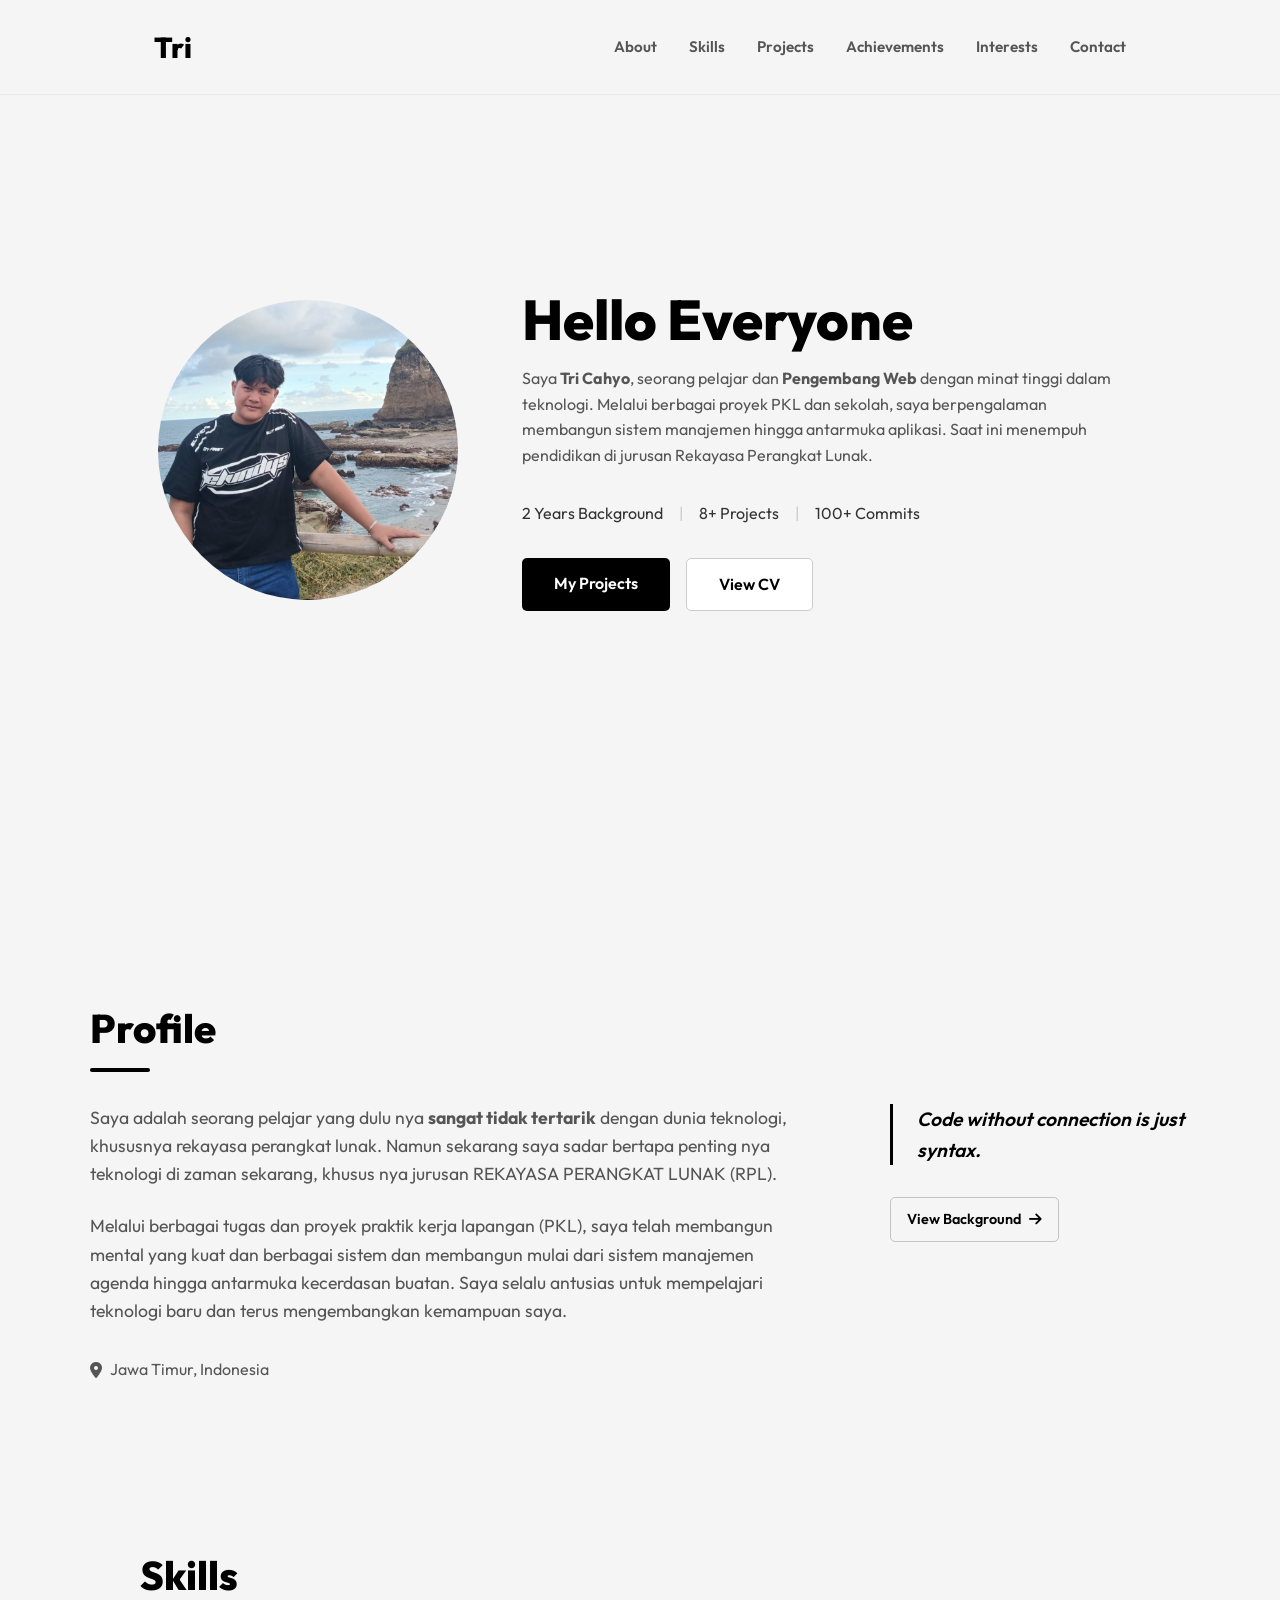
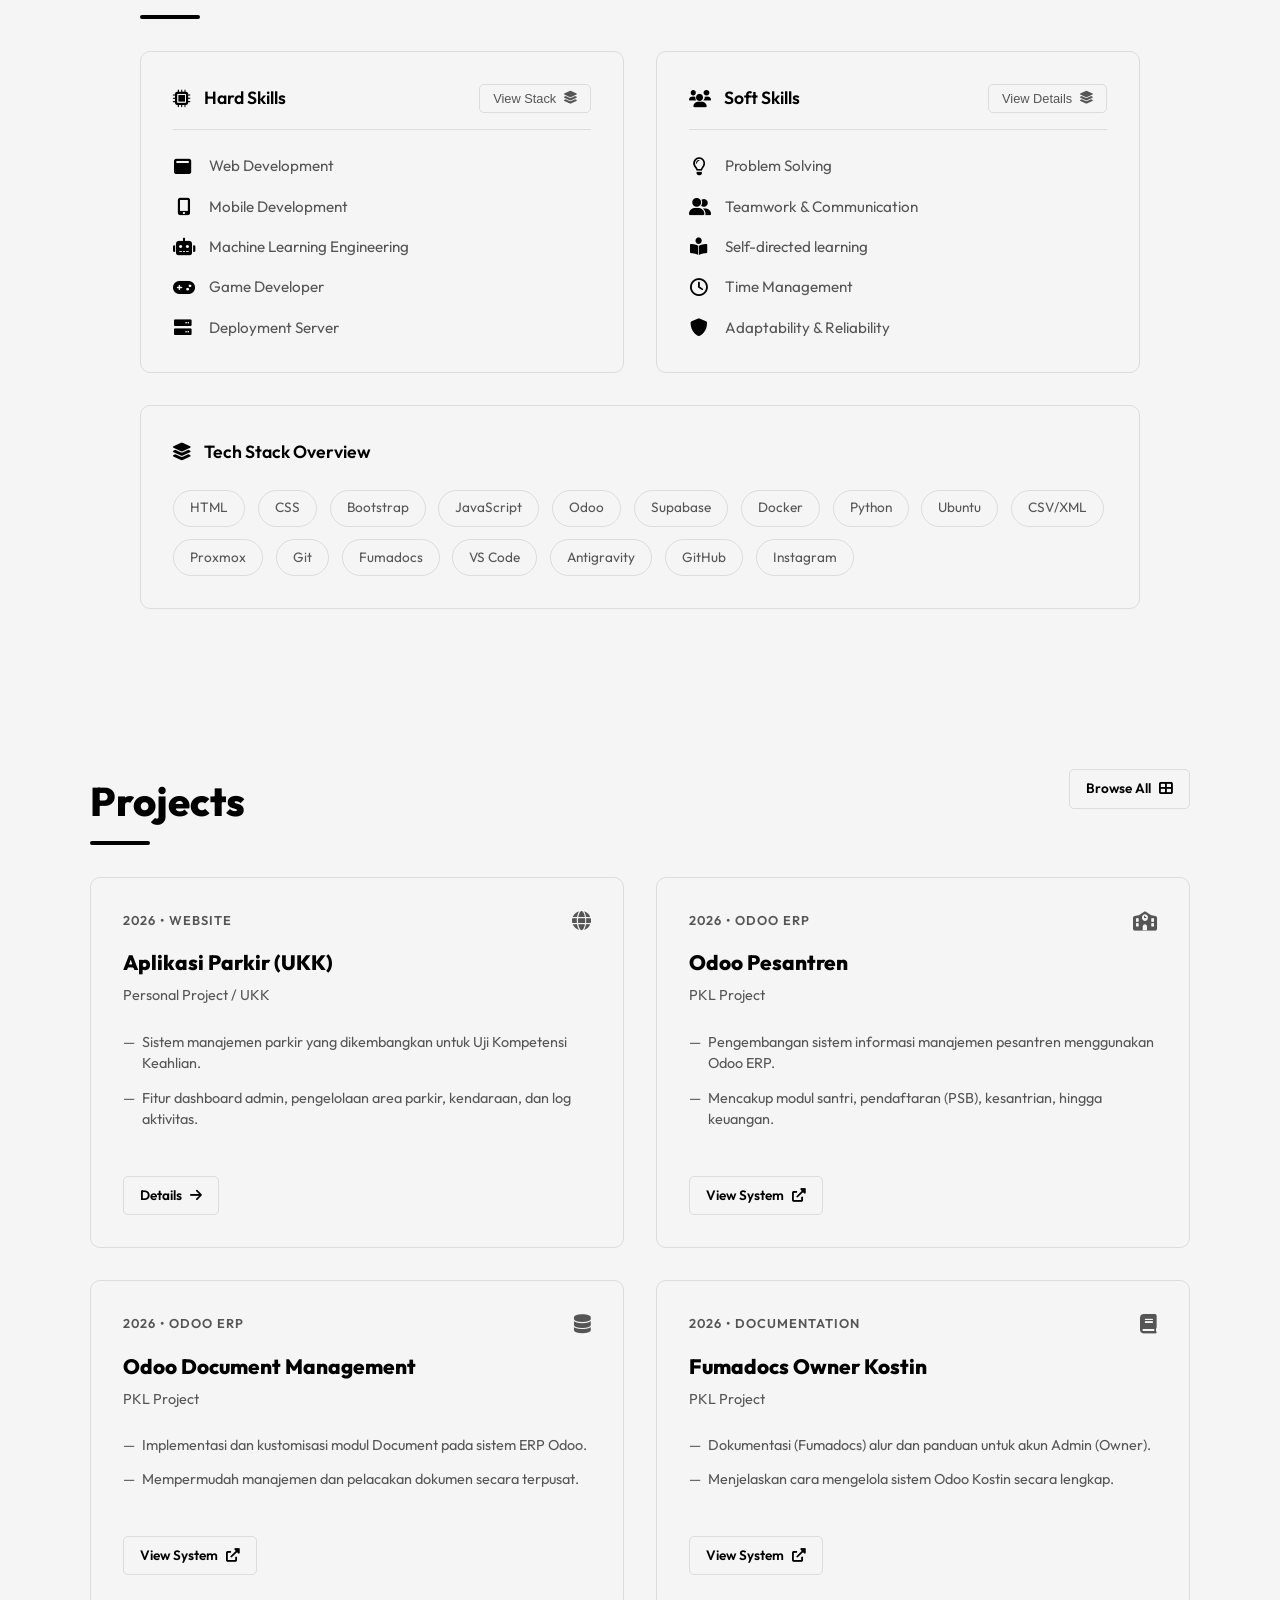
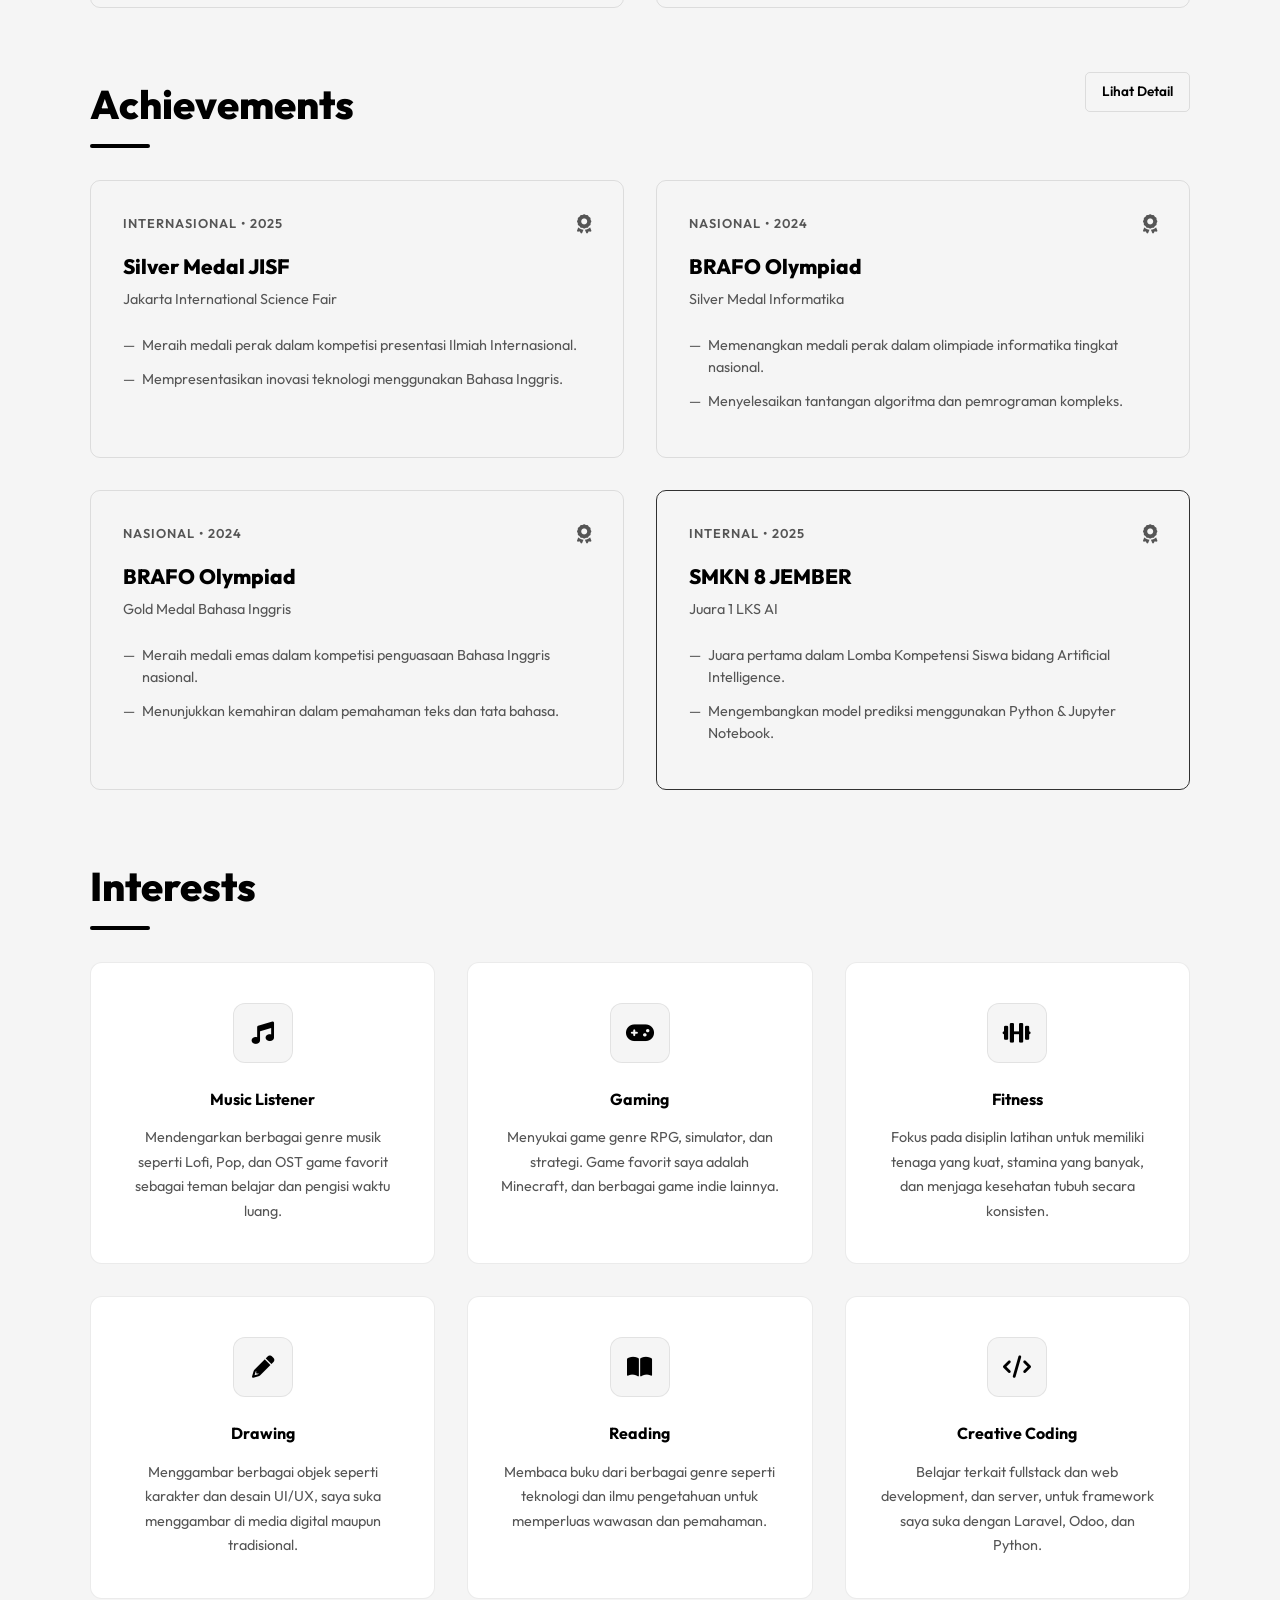
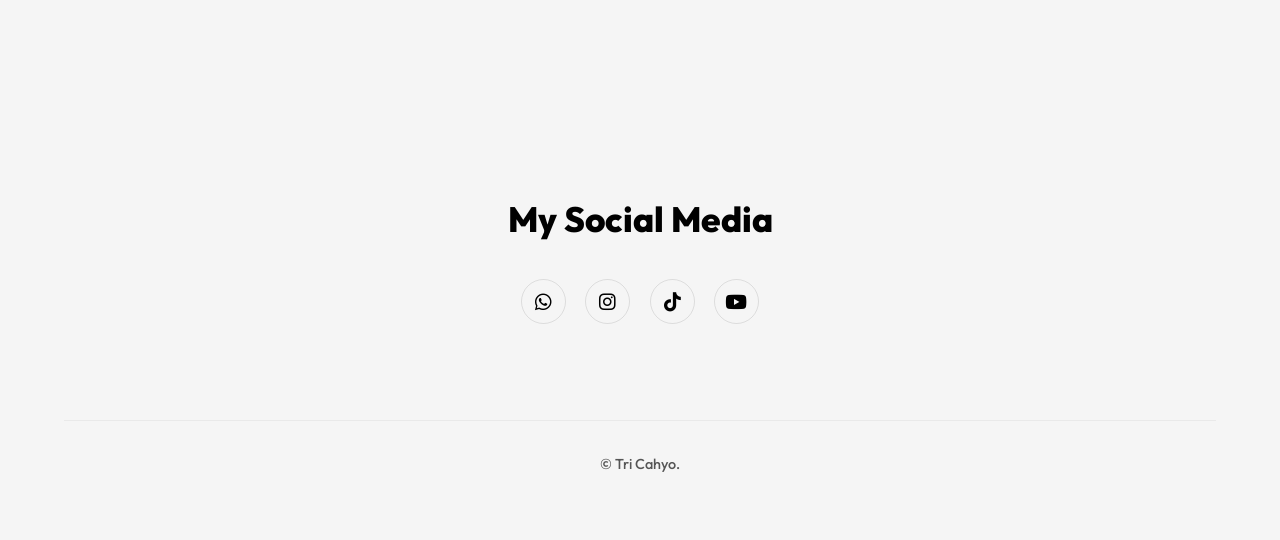
<file: index.html>
<!DOCTYPE html>
<html lang="id">

<head>
    <meta charset="UTF-8">
    <meta name="viewport" content="width=device-width, initial-scale=1.0">
    <meta name="description" content="Portofolio Tri Cahyo - Web Developer">
    <title>Portofolio | <b>Tri</b> Cahyo</title>
    <link rel="stylesheet" href="style.css">
    <link href="https://fonts.googleapis.com/css2?family=Outfit:wght@300;400;600;800&display=swap" rel="stylesheet">
    <link href="https://cdnjs.cloudflare.com/ajax/libs/font-awesome/6.0.0/css/all.min.css" rel="stylesheet">
</head>

<body>
    <!-- Navbar -->
    <nav class="navbar">
        <div class="navbar-container">
            <div class="logo">Tri</div>
            <ul class="nav-links">
                <li><a href="#tentang">About</a></li>
                <li><a href="#kemampuan">Skills</a></li>
                <li><a href="#proyek">Projects</a></li>
                <li><a href="#penghargaan">Achievements</a></li>
                <li><a href="#minat">Interests</a></li>
                <li><a href="#kontak">Contact</a></li>
            </ul>
        </div>
    </nav>

    <!-- Hero Section -->
    <header id="beranda" class="hero">
        <div class="hero-image">
            <div class="image-wrapper">
                <img src="yaaa.png" alt="Foto Tri Cahyo" class="profile-image">
            </div>
        </div>
        <div class="hero-content">
            <h1 class="name">Hello Everyone</h1>
            <p class="description">
                Saya <b>Tri Cahyo</b>, seorang pelajar dan <b>Pengembang Web</b> dengan minat tinggi dalam teknologi.
                Melalui berbagai proyek PKL dan sekolah, saya berpengalaman membangun sistem manajemen hingga antarmuka
                aplikasi. Saat ini menempuh pendidikan di jurusan Rekayasa Perangkat Lunak.
            </p>
            <div class="stats-row">
                <span>2 Years Background</span> <span class="divider">|</span>
                <span>8+ Projects</span> <span class="divider">|</span>
                <span>100+ Commits</span>
            </div>
            <div class="hero-buttons">
                <a href="projects.html" class="btn-primary">My Projects</a>
                <a href="#tentang" class="btn-secondary">View CV</a>
            </div>
        </div>
    </header>

    <!-- About Section -->
    <section id="tentang" class="about">
        <div class="skills-title-wrapper" style="max-width: 1100px;">
            <h2>Profile</h2>
            <div class="underline"></div>
        </div>

        <div class="about-container">
            <div class="about-text">
                <p>
                    Saya adalah seorang pelajar yang dulu nya <b>sangat tidak tertarik</b> dengan dunia teknologi,
                    khususnya
                    rekayasa perangkat lunak. Namun sekarang saya sadar bertapa penting nya teknologi di zaman sekarang,
                    khusus nya jurusan REKAYASA PERANGKAT LUNAK (RPL).
                </p>
                <p>
                    Melalui berbagai tugas dan proyek praktik kerja lapangan (PKL), saya telah membangun mental yang
                    kuat
                    dan berbagai sistem dan membangun
                    mulai dari sistem manajemen agenda hingga antarmuka kecerdasan buatan. Saya selalu antusias untuk
                    mempelajari teknologi baru dan terus mengembangkan kemampuan saya.
                </p>
                <div class="about-location">
                    <i class="fas fa-map-marker-alt"></i> Jawa Timur, Indonesia
                </div>
            </div>

            <div class="about-sidebar">
                <blockquote>
                    Code without connection is just syntax.
                </blockquote>
                <a href="background.html" class="btn-sidebar">View Background <i class="fas fa-arrow-right"></i></a>
            </div>
        </div>
    </section>

    <!-- Skills Section -->
    <section id="kemampuan" class="skills">
        <div class="skills-title-wrapper">
            <h2>Skills</h2>
            <div class="underline"></div>
        </div>

        <div class="skills-container">
            <!-- Hard Skills -->
            <div class="skill-box">
                <div class="skill-box-header">
                    <h3><i class="fas fa-microchip"></i> Hard Skills</h3>
                    <button>View Stack <i class="fas fa-layer-group"></i></button>
                </div>
                <ul class="skill-list">
                    <li><i class="fas fa-window-maximize"></i> Web Development</li>
                    <li><i class="fas fa-mobile-alt"></i> Mobile Development</li>
                    <li><i class="fas fa-robot"></i> Machine Learning Engineering</li>
                    <li><i class="fas fa-gamepad"></i> Game Developer</li>
                    <li><i class="fas fa-server"></i> Deployment Server</li>
                </ul>
            </div>

            <!-- Soft Skills -->
            <div class="skill-box">
                <div class="skill-box-header">
                    <h3><i class="fas fa-users"></i> Soft Skills</h3>
                    <button>View Details <i class="fas fa-layer-group"></i></button>
                </div>
                <ul class="skill-list">
                    <li><i class="far fa-lightbulb"></i> Problem Solving</li>
                    <li><i class="fas fa-user-friends"></i> Teamwork & Communication</li>
                    <li><i class="fas fa-book-reader"></i> Self-directed learning</li>
                    <li><i class="far fa-clock"></i> Time Management</li>
                    <li><i class="fas fa-shield-alt"></i> Adaptability & Reliability</li>
                </ul>
            </div>
        </div>

        <div class="tech-stack-box">
            <h3><i class="fas fa-layer-group"></i> Tech Stack Overview</h3>
            <div class="tech-badges">
                <span class="tech-badge">HTML</span>
                <span class="tech-badge">CSS</span>
                <span class="tech-badge">Bootstrap</span>
                <span class="tech-badge">JavaScript</span>
                <span class="tech-badge">Odoo</span>
                <span class="tech-badge">Supabase</span>
                <span class="tech-badge">Docker</span>
                <span class="tech-badge">Python</span>
                <span class="tech-badge">Ubuntu</span>
                <span class="tech-badge">CSV/XML</span>
                <span class="tech-badge">Proxmox</span>
                <span class="tech-badge">Git</span>
                <span class="tech-badge">Fumadocs</span>
                <span class="tech-badge">VS Code</span>
                <span class="tech-badge">Antigravity</span>
                <span class="tech-badge">GitHub</span>
                <span class="tech-badge">Instagram</span>
            </div>
        </div>
    </section>

    <!-- Projects Section -->
    <!-- Projects Section -->
    <section id="proyek" class="projects">
        <div class="projects-header">
            <div class="skills-title-wrapper" style="margin: 0;">
                <h2>Projects</h2>
                <div class="underline"></div>
            </div>
            <a href="projects.html" class="btn-project">Browse All <i class="fas fa-th-large"></i></a>
        </div>

        <div class="projects-grid">
            <!-- Project 1 -->
            <div class="project-card">
                <div class="project-top">
                    <span class="project-category">2026 • WEBSITE</span>
                    <i class="fas fa-globe project-icon"></i>
                </div>
                <h3>Aplikasi Parkir (UKK)</h3>
                <p class="project-subtitle">Personal Project / UKK</p>
                <ul class="project-list">
                    <li>Sistem manajemen parkir yang dikembangkan untuk Uji Kompetensi Keahlian.</li>
                    <li>Fitur dashboard admin, pengelolaan area parkir, kendaraan, dan log aktivitas.</li>
                </ul>
                <a href="#" class="btn-project">Details <i class="fas fa-arrow-right"></i></a>
            </div>

            <!-- Project 2 -->
            <div class="project-card">
                <div class="project-top">
                    <span class="project-category">2026 • ODOO ERP</span>
                    <i class="fas fa-school project-icon"></i>
                </div>
                <h3>Odoo Pesantren</h3>
                <p class="project-subtitle">PKL Project</p>
                <ul class="project-list">
                    <li>Pengembangan sistem informasi manajemen pesantren menggunakan Odoo ERP.</li>
                    <li>Mencakup modul santri, pendaftaran (PSB), kesantrian, hingga keuangan.</li>
                </ul>
                <a href="#" class="btn-project">View System <i class="fas fa-external-link-alt"></i></a>
            </div>

            <!-- Project 3 -->
            <div class="project-card">
                <div class="project-top">
                    <span class="project-category">2026 • ODOO ERP</span>
                    <i class="fas fa-database project-icon"></i>
                </div>
                <h3>Odoo Document Management</h3>
                <p class="project-subtitle">PKL Project</p>
                <ul class="project-list">
                    <li>Implementasi dan kustomisasi modul Document pada sistem ERP Odoo.</li>
                    <li>Mempermudah manajemen dan pelacakan dokumen secara terpusat.</li>
                </ul>
                <a href="#" class="btn-project">View System <i class="fas fa-external-link-alt"></i></a>
            </div>

            <!-- Project 4 -->
            <div class="project-card">
                <div class="project-top">
                    <span class="project-category">2026 • DOCUMENTATION</span>
                    <i class="fas fa-book project-icon"></i>
                </div>
                <h3>Fumadocs Owner Kostin</h3>
                <p class="project-subtitle">PKL Project</p>
                <ul class="project-list">
                    <li>Dokumentasi (Fumadocs) alur dan panduan untuk akun Admin (Owner).</li>
                    <li>Menjelaskan cara mengelola sistem Odoo Kostin secara lengkap.</li>
                </ul>
                <a href="#" class="btn-project">View System <i class="fas fa-external-link-alt"></i></a>
            </div>
        </div>
    </section>

    <!-- Achievements Section -->
    <section id="penghargaan" class="projects" style="padding-top: 0;">
        <div class="projects-header">
            <div class="skills-title-wrapper" style="margin: 0;">
                <h2>Achievements</h2>
                <div class="underline"></div>
            </div>
            <a href="#" class="btn-project">Lihat Detail</a>
        </div>

        <div class="projects-grid">
            <!-- Achievement 1 -->
            <div class="project-card">
                <div class="project-top">
                    <span class="project-category">INTERNASIONAL • 2025</span>
                    <i class="fas fa-award project-icon"></i>
                </div>
                <h3>Silver Medal JISF</h3>
                <p class="project-subtitle">Jakarta International Science Fair</p>
                <ul class="project-list" style="margin-bottom: 0;">
                    <li>Meraih medali perak dalam kompetisi presentasi Ilmiah Internasional.</li>
                    <li>Mempresentasikan inovasi teknologi menggunakan Bahasa Inggris.</li>
                </ul>
            </div>

            <!-- Achievement 2 -->
            <div class="project-card">
                <div class="project-top">
                    <span class="project-category">NASIONAL • 2024</span>
                    <i class="fas fa-award project-icon"></i>
                </div>
                <h3>BRAFO Olympiad</h3>
                <p class="project-subtitle">Silver Medal Informatika</p>
                <ul class="project-list" style="margin-bottom: 0;">
                    <li>Memenangkan medali perak dalam olimpiade informatika tingkat nasional.</li>
                    <li>Menyelesaikan tantangan algoritma dan pemrograman kompleks.</li>
                </ul>
            </div>

            <!-- Achievement 3 -->
            <div class="project-card">
                <div class="project-top">
                    <span class="project-category">NASIONAL • 2024</span>
                    <i class="fas fa-award project-icon"></i>
                </div>
                <h3>BRAFO Olympiad</h3>
                <p class="project-subtitle">Gold Medal Bahasa Inggris</p>
                <ul class="project-list" style="margin-bottom: 0;">
                    <li>Meraih medali emas dalam kompetisi penguasaan Bahasa Inggris nasional.</li>
                    <li>Menunjukkan kemahiran dalam pemahaman teks dan tata bahasa.</li>
                </ul>
            </div>

            <!-- Achievement 4 -->
            <div class="project-card" style="border-color: rgba(0, 0, 0, 0.8);">
                <div class="project-top">
                    <span class="project-category">INTERNAL • 2025</span>
                    <i class="fas fa-award project-icon"></i>
                </div>
                <h3>SMKN 8 JEMBER</h3>
                <p class="project-subtitle">Juara 1 LKS AI</p>
                <ul class="project-list" style="margin-bottom: 0;">
                    <li>Juara pertama dalam Lomba Kompetensi Siswa bidang Artificial Intelligence.</li>
                    <li>Mengembangkan model prediksi menggunakan Python & Jupyter Notebook.</li>
                </ul>
            </div>
        </div>
    </section>


    <!-- Interests Section -->
    <section id="minat" class="projects" style="padding-top: 0;">
        <div class="projects-header">
            <div class="skills-title-wrapper" style="margin: 0;">
                <h2>Interests</h2>
                <div class="underline"></div>
            </div>
        </div>

        <div class="interests-grid">
            <div class="interest-card">
                <div class="interest-icon-box"><i class="fas fa-music"></i></div>
                <h3>Music Listener</h3>
                <p>Mendengarkan berbagai genre musik seperti Lofi, Pop, dan OST game favorit sebagai teman belajar dan
                    pengisi waktu luang.</p>
            </div>
            <div class="interest-card">
                <div class="interest-icon-box"><i class="fas fa-gamepad"></i></div>
                <h3>Gaming</h3>
                <p>Menyukai game genre RPG, simulator, dan strategi. Game favorit saya adalah Minecraft, dan berbagai
                    game indie lainnya.</p>
            </div>
            <div class="interest-card">
                <div class="interest-icon-box"><i class="fas fa-dumbbell"></i></div>
                <h3>Fitness</h3>
                <p>Fokus pada disiplin latihan untuk memiliki tenaga yang kuat, stamina yang banyak, dan menjaga
                    kesehatan tubuh secara konsisten.</p>
            </div>
            <div class="interest-card">
                <div class="interest-icon-box"><i class="fas fa-pencil-alt"></i></div>
                <h3>Drawing</h3>
                <p>Menggambar berbagai objek seperti karakter dan desain UI/UX, saya suka menggambar di media digital
                    maupun tradisional.</p>
            </div>
            <div class="interest-card">
                <div class="interest-icon-box"><i class="fas fa-book-open"></i></div>
                <h3>Reading</h3>
                <p>Membaca buku dari berbagai genre seperti teknologi dan ilmu pengetahuan untuk memperluas wawasan dan
                    pemahaman.</p>
            </div>
            <div class="interest-card">
                <div class="interest-icon-box"><i class="fas fa-code"></i></div>
                <h3>Creative Coding</h3>
                <p>Belajar terkait fullstack dan web development, dan server, untuk framework saya suka dengan Laravel,
                    Odoo, dan Python.</p>
            </div>
        </div>
    </section>

    <!-- Contact Section -->
    <section id="kontak" style="padding-top: 8rem; padding-bottom: 4rem; display: block;">
        <h2 style="font-size: 2.2rem; font-weight: 800; margin-bottom: 2rem; color: #000; text-align: center;">My Social
            Media</h2>

        <div style="display: flex; justify-content: center; gap: 1.2rem; margin-bottom: 6rem; flex-wrap: wrap;">
            <a href="https://wa.me/6283856120537" target="_blank" class="social-circle">
                <i class="fab fa-whatsapp"></i>
            </a>
            <a href="https://instagram.com/masncuuk" target="_blank" class="social-circle">
                <i class="fab fa-instagram"></i>
            </a>
            <a href="https://tiktok.com/@rorrw600" target="_blank" class="social-circle">
                <i class="fab fa-tiktok"></i>
            </a>
            <a href="https://youtube.com/@tricahyopriambodo" target="_blank" class="social-circle">
                <i class="fab fa-youtube"></i>
            </a>
        </div>

        <div
            style="border-top: 1px solid rgba(0,0,0,0.05); padding-top: 2rem; font-size: 0.9rem; color: var(--text-secondary); font-weight: 500; text-align: center;">
            &copy; Tri Cahyo.
        </div>
    </section>

    <script src="script.js"></script>
</body>

</html>
</file>
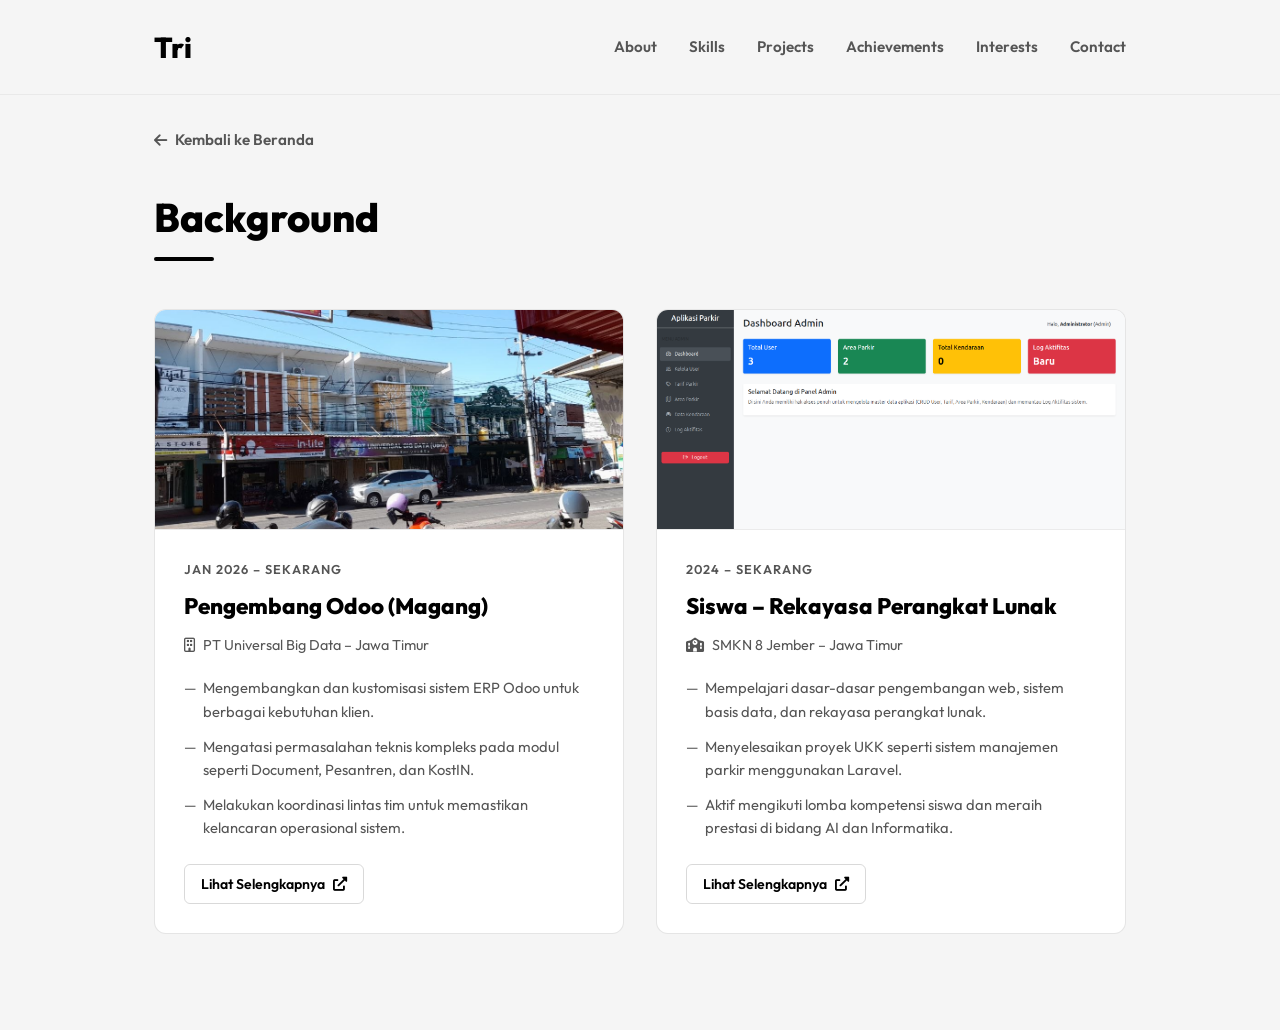
<file: background.html>
<!DOCTYPE html>
<html lang="id">

<head>
    <meta charset="UTF-8">
    <meta name="viewport" content="width=device-width, initial-scale=1.0">
    <meta name="description" content="Background Tri Cahyo - Pengalaman dan Riwayat">
    <title>Background | Tri Cahyo</title>
    <link rel="stylesheet" href="style.css">
    <link href="https://fonts.googleapis.com/css2?family=Outfit:wght@300;400;600;800&display=swap" rel="stylesheet">
    <link href="https://cdnjs.cloudflare.com/ajax/libs/font-awesome/6.0.0/css/all.min.css" rel="stylesheet">
    <style>
        .bg-page {
            max-width: 1100px;
            margin: 0 auto;
            padding: 8rem 5% 6rem;
        }

        .back-link {
            display: inline-flex;
            align-items: center;
            gap: 0.5rem;
            color: var(--text-secondary);
            text-decoration: none;
            font-size: 0.95rem;
            font-weight: 600;
            margin-bottom: 2rem;
            transition: color 0.3s ease;
        }

        .back-link:hover {
            color: var(--text-primary);
        }

        .bg-grid {
            display: grid;
            grid-template-columns: repeat(2, 1fr);
            gap: 2rem;
            margin-top: 3rem;
        }

        @media (max-width: 768px) {
            .bg-grid {
                grid-template-columns: 1fr;
            }
        }

        .bg-card {
            background: #ffffff;
            border: 1px solid rgba(0, 0, 0, 0.1);
            border-radius: 12px;
            overflow: hidden;
            transition: transform 0.3s ease, box-shadow 0.3s ease;
        }

        .bg-card:hover {
            transform: translateY(-5px);
            box-shadow: 0 10px 30px rgba(0, 0, 0, 0.07);
        }

        .bg-image {
            width: 100%;
            height: 220px;
            object-fit: cover;
            display: block;
            border-bottom: 1px solid rgba(0, 0, 0, 0.08);
        }

        .bg-content {
            padding: 1.8rem;
        }

        .bg-date {
            font-size: 0.8rem;
            color: var(--text-secondary);
            font-weight: 600;
            letter-spacing: 1px;
            text-transform: uppercase;
            display: block;
            margin-bottom: 0.6rem;
        }

        .bg-title {
            font-size: 1.4rem;
            font-weight: 800;
            margin-bottom: 0.6rem;
            color: #000;
        }

        .bg-company {
            display: flex;
            align-items: center;
            gap: 0.5rem;
            font-size: 0.9rem;
            color: var(--text-secondary);
            margin-bottom: 1.2rem;
        }

        .bg-desc {
            list-style: none;
            padding: 0;
            margin-bottom: 1.5rem;
        }

        .bg-desc li {
            position: relative;
            padding-left: 1.2rem;
            margin-bottom: 0.7rem;
            color: var(--text-secondary);
            font-size: 0.92rem;
            line-height: 1.6;
        }

        .bg-desc li::before {
            content: "—";
            position: absolute;
            left: 0;
            color: var(--text-secondary);
        }

        .btn-detail {
            display: inline-flex;
            align-items: center;
            gap: 0.5rem;
            padding: 0.5rem 1rem;
            background: transparent;
            color: var(--text-primary);
            border: 1px solid rgba(0, 0, 0, 0.15);
            border-radius: 6px;
            text-decoration: none;
            font-size: 0.88rem;
            font-weight: 600;
            transition: all 0.3s ease;
        }

        .btn-detail:hover {
            background: rgba(0, 0, 0, 0.04);
            border-color: rgba(0, 0, 0, 0.3);
        }
    </style>
</head>

<body>
    <!-- Navbar -->
    <nav class="navbar">
        <div class="navbar-container">
            <div class="logo">Tri</div>
            <ul class="nav-links">
                <li><a href="index.html#tentang">About</a></li>
                <li><a href="index.html#kemampuan">Skills</a></li>
                <li><a href="index.html#proyek">Projects</a></li>
                <li><a href="index.html#penghargaan">Achievements</a></li>
                <li><a href="index.html#minat">Interests</a></li>
                <li><a href="index.html#kontak">Contact</a></li>
            </ul>
        </div>
    </nav>

    <div class="bg-page">
        <a href="index.html" class="back-link">
            <i class="fas fa-arrow-left"></i> Kembali ke Beranda
        </a>

        <div class="skills-title-wrapper" style="margin-bottom: 0; max-width: 100%;">
            <h2 style="font-size: 2.5rem; font-weight: 800; margin-bottom: 0.5rem; color: #000;">Background</h2>
            <div class="underline" style="margin: 0;"></div>
        </div>

        <div class="bg-grid">

            <!-- Experience 1: PKL / Magang -->
            <div class="bg-card">
                <img src="ubig.png" alt="Odoo Magang" class="bg-image">
                <div class="bg-content">
                    <span class="bg-date">JAN 2026 – SEKARANG</span>
                    <h3 class="bg-title">Pengembang Odoo (Magang)</h3>
                    <div class="bg-company">
                        <i class="far fa-building"></i> PT Universal Big Data – Jawa Timur
                    </div>
                    <ul class="bg-desc">
                        <li>Mengembangkan dan kustomisasi sistem ERP Odoo untuk berbagai kebutuhan klien.</li>
                        <li>Mengatasi permasalahan teknis kompleks pada modul seperti Document, Pesantren, dan KostIN.
                        </li>
                        <li>Melakukan koordinasi lintas tim untuk memastikan kelancaran operasional sistem.</li>
                    </ul>
                    <a href="#" class="btn-detail">Lihat Selengkapnya <i class="fas fa-external-link-alt"></i></a>
                </div>
            </div>

            <!-- Experience 2: Siswa SMK -->
            <div class="bg-card">
                <img src="parkir.png" alt="SMK RPL" class="bg-image">
                <div class="bg-content">
                    <span class="bg-date">2024 – SEKARANG</span>
                    <h3 class="bg-title">Siswa – Rekayasa Perangkat Lunak</h3>
                    <div class="bg-company">
                        <i class="fas fa-school"></i> SMKN 8 Jember – Jawa Timur
                    </div>
                    <ul class="bg-desc">
                        <li>Mempelajari dasar-dasar pengembangan web, sistem basis data, dan rekayasa perangkat lunak.
                        </li>
                        <li>Menyelesaikan proyek UKK seperti sistem manajemen parkir menggunakan Laravel.</li>
                        <li>Aktif mengikuti lomba kompetensi siswa dan meraih prestasi di bidang AI dan Informatika.
                        </li>
                    </ul>
                    <a href="#" class="btn-detail">Lihat Selengkapnya <i class="fas fa-external-link-alt"></i></a>
                </div>
            </div>

        </div>
    </div>

    <script src="script.js"></script>
</body>

</html>
</file>
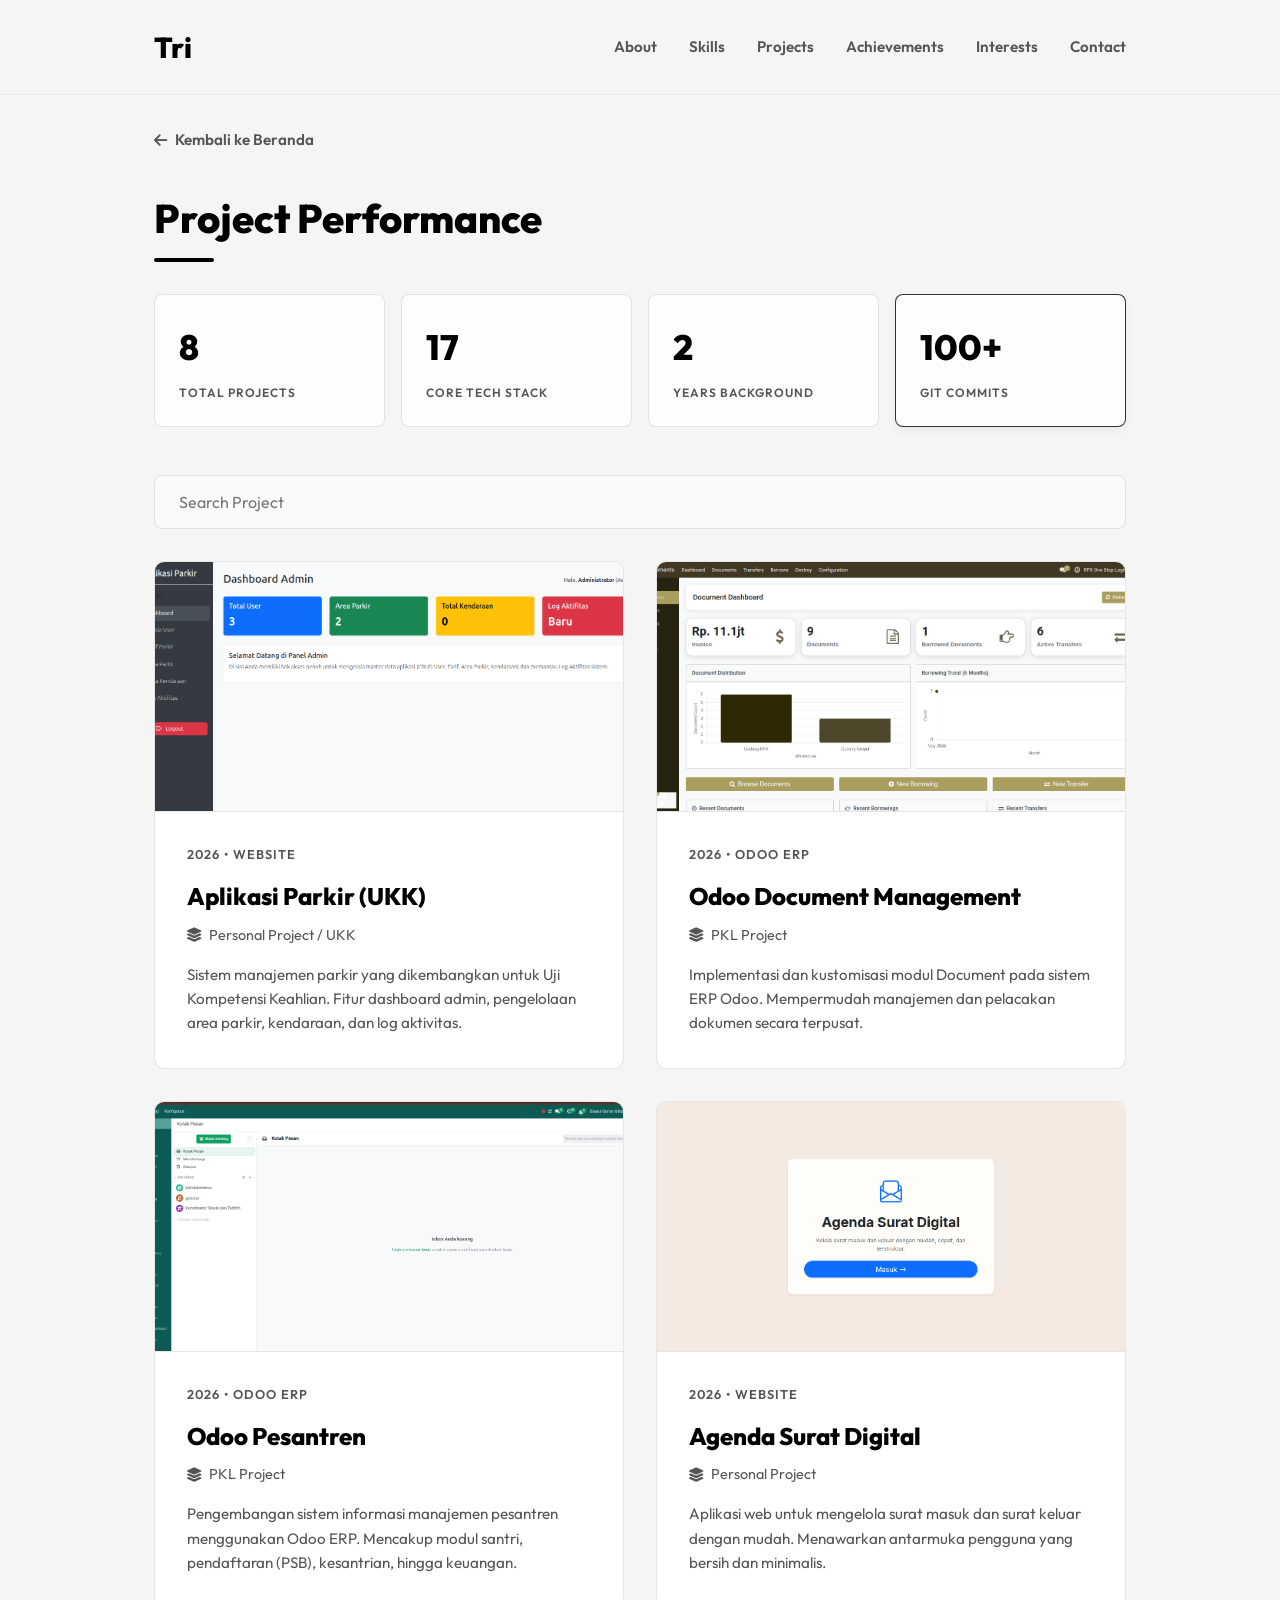
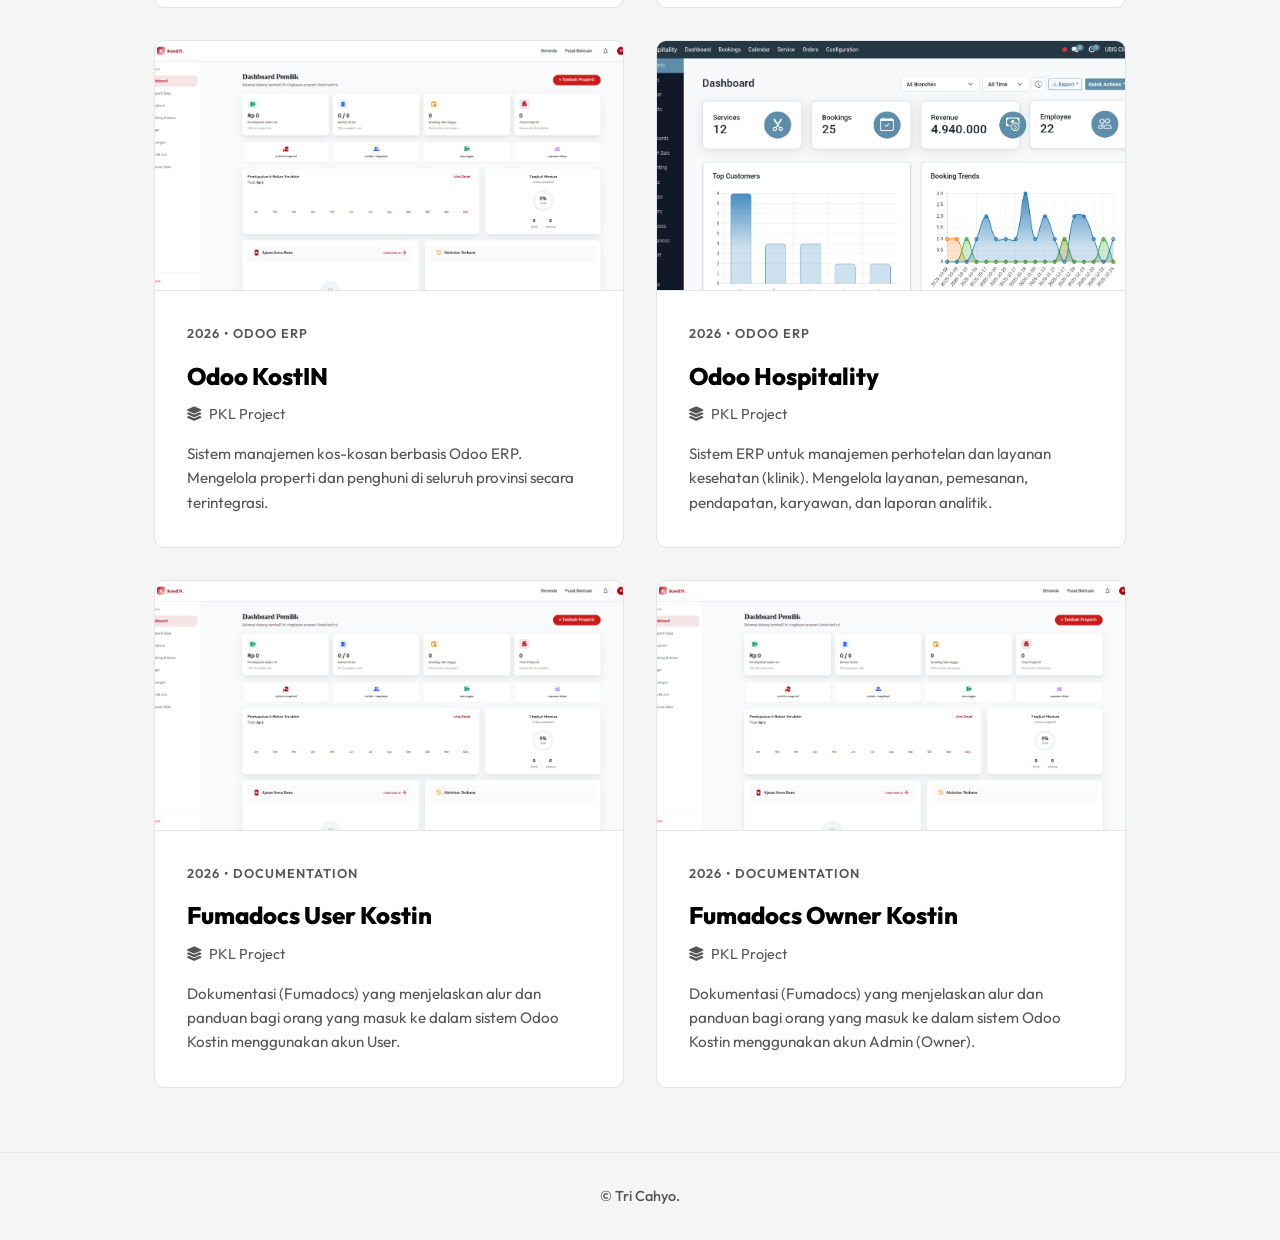
<file: projects.html>
<!DOCTYPE html>
<html lang="id">
<head>
    <meta charset="UTF-8">
    <meta name="viewport" content="width=device-width, initial-scale=1.0">
    <meta name="description" content="All Projects | Tri Cahyo">
    <title>All Projects | <b>Tri</b> Cahyo</title>
    <link rel="stylesheet" href="style.css">
    <link href="https://fonts.googleapis.com/css2?family=Outfit:wght@300;400;600;800&display=swap" rel="stylesheet">
    <link href="https://cdnjs.cloudflare.com/ajax/libs/font-awesome/6.0.0/css/all.min.css" rel="stylesheet">
</head>
<body>
    <!-- Navbar -->
    <nav class="navbar">
        <div class="navbar-container">
            <div class="logo">Tri</div>
            <ul class="nav-links">
                <li><a href="index.html#tentang">About</a></li>
                <li><a href="index.html#kemampuan">Skills</a></li>
                <li><a href="index.html#proyek">Projects</a></li>
                <li><a href="index.html#penghargaan">Achievements</a></li>
                <li><a href="index.html#minat">Interests</a></li>
                <li><a href="index.html#kontak">Contact</a></li>
            </ul>
        </div>
    </nav>

    <!-- Main Content -->
    <section class="projects-page-content" style="padding-top: 8rem; max-width: 1100px; margin: 0 auto; padding-bottom: 4rem;">
        
        <div style="margin-bottom: 2rem;">
            <a href="index.html" class="back-link" style="color: var(--text-secondary); text-decoration: none; font-size: 0.95rem; display: inline-flex; align-items: center; gap: 0.5rem; font-weight: 600; transition: color 0.3s ease;">
                <i class="fas fa-arrow-left"></i> Kembali ke Beranda
            </a>
        </div>

        <div class="skills-title-wrapper" style="margin-left: 0; margin-bottom: 2rem; max-width: 100%;">
            <h2 style="font-size: 2.5rem; font-weight: 800; margin-bottom: 0.5rem; color: #000;">Project Performance</h2>
            <div class="underline" style="margin: 0; width: 60px;"></div>
        </div>

        <div class="stats-cards-row">
            <div class="stat-card" style="background: #fdfdfd; border: 1px solid rgba(0,0,0,0.1); border-radius: 8px; padding: 1.5rem;">
                <h3 style="font-size: 2.2rem; font-weight: 800; margin-bottom: 0.5rem; color: #000;">8</h3>
                <p style="font-size: 0.75rem; font-weight: 600; color: var(--text-secondary); letter-spacing: 1px;">TOTAL PROJECTS</p>
            </div>
            <div class="stat-card" style="background: #fdfdfd; border: 1px solid rgba(0,0,0,0.1); border-radius: 8px; padding: 1.5rem;">
                <h3 style="font-size: 2.2rem; font-weight: 800; margin-bottom: 0.5rem; color: #000;">17</h3>
                <p style="font-size: 0.75rem; font-weight: 600; color: var(--text-secondary); letter-spacing: 1px;">CORE TECH STACK</p>
            </div>
            <div class="stat-card" style="background: #fdfdfd; border: 1px solid rgba(0,0,0,0.1); border-radius: 8px; padding: 1.5rem;">
                <h3 style="font-size: 2.2rem; font-weight: 800; margin-bottom: 0.5rem; color: #000;">2</h3>
                <p style="font-size: 0.75rem; font-weight: 600; color: var(--text-secondary); letter-spacing: 1px;">YEARS BACKGROUND</p>
            </div>
            <div class="stat-card" style="background: #fdfdfd; border: 1px solid rgba(0,0,0,0.8); border-radius: 8px; padding: 1.5rem; box-shadow: 0 4px 10px rgba(0,0,0,0.05);">
                <h3 style="font-size: 2.2rem; font-weight: 800; margin-bottom: 0.5rem; color: #000;">100+</h3>
                <p style="font-size: 0.75rem; font-weight: 600; color: var(--text-secondary); letter-spacing: 1px;">GIT COMMITS</p>
            </div>
        </div>

        <div class="search-bar" style="margin-bottom: 2rem;">
            <input type="text" placeholder="Search Project" style="width: 100%; padding: 1rem 1.5rem; border: 1px solid rgba(0,0,0,0.1); border-radius: 8px; font-family: 'Outfit', sans-serif; font-size: 1rem; color: var(--text-primary); outline: none; background: #fafafa;">
        </div>

        <div class="projects-grid">
            
            <!-- Project 1 -->
            <div class="project-card-full">
                <div class="project-image-wrapper">
                    <img src="parkir.png" alt="Aplikasi Parkir (UKK)">
                </div>
                <div class="project-card-content">
                    <div class="project-top" style="margin-bottom: 0.8rem;">
                        <span class="project-category" style="font-size: 0.8rem; font-weight: 600; color: var(--text-secondary); letter-spacing: 1px;">2026 • WEBSITE</span>
                    </div>
                    <h3 style="font-size: 1.5rem; font-weight: 800; margin-bottom: 0.5rem; color: #000;">Aplikasi Parkir (UKK)</h3>
                    <p class="project-subtitle" style="display: flex; align-items: center; gap: 0.5rem; margin-bottom: 1rem; font-size: 0.9rem; color: var(--text-secondary);">
                        <i class="fas fa-layer-group"></i> Personal Project / UKK
                    </p>
                    <p style="color: var(--text-secondary); font-size: 0.95rem; line-height: 1.6;">
                        Sistem manajemen parkir yang dikembangkan untuk Uji Kompetensi Keahlian. Fitur dashboard admin, pengelolaan area parkir, kendaraan, dan log aktivitas.
                    </p>
                </div>
            </div>

            <!-- Project 2 -->
            <div class="project-card-full">
                <div class="project-image-wrapper">
                    <img src="document.png" alt="Odoo Document Management">
                </div>
                <div class="project-card-content">
                    <div class="project-top" style="margin-bottom: 0.8rem;">
                        <span class="project-category" style="font-size: 0.8rem; font-weight: 600; color: var(--text-secondary); letter-spacing: 1px;">2026 • ODOO ERP</span>
                    </div>
                    <h3 style="font-size: 1.5rem; font-weight: 800; margin-bottom: 0.5rem; color: #000;">Odoo Document Management</h3>
                    <p class="project-subtitle" style="display: flex; align-items: center; gap: 0.5rem; margin-bottom: 1rem; font-size: 0.9rem; color: var(--text-secondary);">
                        <i class="fas fa-layer-group"></i> PKL Project
                    </p>
                    <p style="color: var(--text-secondary); font-size: 0.95rem; line-height: 1.6;">
                        Implementasi dan kustomisasi modul Document pada sistem ERP Odoo. Mempermudah manajemen dan pelacakan dokumen secara terpusat.
                    </p>
                </div>
            </div>

            <!-- Project 3 -->
            <div class="project-card-full">
                <div class="project-image-wrapper">
                    <img src="pesantren.png" alt="Odoo Pesantren">
                </div>
                <div class="project-card-content">
                    <div class="project-top" style="margin-bottom: 0.8rem;">
                        <span class="project-category" style="font-size: 0.8rem; font-weight: 600; color: var(--text-secondary); letter-spacing: 1px;">2026 • ODOO ERP</span>
                    </div>
                    <h3 style="font-size: 1.5rem; font-weight: 800; margin-bottom: 0.5rem; color: #000;">Odoo Pesantren</h3>
                    <p class="project-subtitle" style="display: flex; align-items: center; gap: 0.5rem; margin-bottom: 1rem; font-size: 0.9rem; color: var(--text-secondary);">
                        <i class="fas fa-layer-group"></i> PKL Project
                    </p>
                    <p style="color: var(--text-secondary); font-size: 0.95rem; line-height: 1.6;">
                        Pengembangan sistem informasi manajemen pesantren menggunakan Odoo ERP. Mencakup modul santri, pendaftaran (PSB), kesantrian, hingga keuangan.
                    </p>
                </div>
            </div>

            <!-- Project 4 -->
            <div class="project-card-full">
                <div class="project-image-wrapper">
                    <img src="agenda.png" alt="Agenda Surat Digital">
                </div>
                <div class="project-card-content">
                    <div class="project-top" style="margin-bottom: 0.8rem;">
                        <span class="project-category" style="font-size: 0.8rem; font-weight: 600; color: var(--text-secondary); letter-spacing: 1px;">2026 • WEBSITE</span>
                    </div>
                    <h3 style="font-size: 1.5rem; font-weight: 800; margin-bottom: 0.5rem; color: #000;">Agenda Surat Digital</h3>
                    <p class="project-subtitle" style="display: flex; align-items: center; gap: 0.5rem; margin-bottom: 1rem; font-size: 0.9rem; color: var(--text-secondary);">
                        <i class="fas fa-layer-group"></i> Personal Project
                    </p>
                    <p style="color: var(--text-secondary); font-size: 0.95rem; line-height: 1.6;">
                        Aplikasi web untuk mengelola surat masuk dan surat keluar dengan mudah. Menawarkan antarmuka pengguna yang bersih dan minimalis.
                    </p>
                </div>
            </div>

            <!-- Project 5 -->
            <div class="project-card-full">
                <div class="project-image-wrapper">
                    <img src="kostin.png" alt="Odoo KostIN">
                </div>
                <div class="project-card-content">
                    <div class="project-top" style="margin-bottom: 0.8rem;">
                        <span class="project-category" style="font-size: 0.8rem; font-weight: 600; color: var(--text-secondary); letter-spacing: 1px;">2026 • ODOO ERP</span>
                    </div>
                    <h3 style="font-size: 1.5rem; font-weight: 800; margin-bottom: 0.5rem; color: #000;">Odoo KostIN</h3>
                    <p class="project-subtitle" style="display: flex; align-items: center; gap: 0.5rem; margin-bottom: 1rem; font-size: 0.9rem; color: var(--text-secondary);">
                        <i class="fas fa-layer-group"></i> PKL Project
                    </p>
                    <p style="color: var(--text-secondary); font-size: 0.95rem; line-height: 1.6;">
                        Sistem manajemen kos-kosan berbasis Odoo ERP. Mengelola properti dan penghuni di seluruh provinsi secara terintegrasi.
                    </p>
                </div>
            </div>

            <!-- Project 6 -->
            <div class="project-card-full">
                <div class="project-image-wrapper">
                    <img src="hospitality.png" alt="Odoo Hospitality">
                </div>
                <div class="project-card-content">
                    <div class="project-top" style="margin-bottom: 0.8rem;">
                        <span class="project-category" style="font-size: 0.8rem; font-weight: 600; color: var(--text-secondary); letter-spacing: 1px;">2026 • ODOO ERP</span>
                    </div>
                    <h3 style="font-size: 1.5rem; font-weight: 800; margin-bottom: 0.5rem; color: #000;">Odoo Hospitality</h3>
                    <p class="project-subtitle" style="display: flex; align-items: center; gap: 0.5rem; margin-bottom: 1rem; font-size: 0.9rem; color: var(--text-secondary);">
                        <i class="fas fa-layer-group"></i> PKL Project
                    </p>
                    <p style="color: var(--text-secondary); font-size: 0.95rem; line-height: 1.6;">
                        Sistem ERP untuk manajemen perhotelan dan layanan kesehatan (klinik). Mengelola layanan, pemesanan, pendapatan, karyawan, dan laporan analitik.
                    </p>
                </div>
            </div>

            <!-- Project 7 -->
            <div class="project-card-full">
                <div class="project-image-wrapper">
                    <img src="kostin.png" alt="Fumadocs User Kostin">
                </div>
                <div class="project-card-content">
                    <div class="project-top" style="margin-bottom: 0.8rem;">
                        <span class="project-category" style="font-size: 0.8rem; font-weight: 600; color: var(--text-secondary); letter-spacing: 1px;">2026 • DOCUMENTATION</span>
                    </div>
                    <h3 style="font-size: 1.5rem; font-weight: 800; margin-bottom: 0.5rem; color: #000;">Fumadocs User Kostin</h3>
                    <p class="project-subtitle" style="display: flex; align-items: center; gap: 0.5rem; margin-bottom: 1rem; font-size: 0.9rem; color: var(--text-secondary);">
                        <i class="fas fa-layer-group"></i> PKL Project
                    </p>
                    <p style="color: var(--text-secondary); font-size: 0.95rem; line-height: 1.6;">
                        Dokumentasi (Fumadocs) yang menjelaskan alur dan panduan bagi orang yang masuk ke dalam sistem Odoo Kostin menggunakan akun User.
                    </p>
                </div>
            </div>

            <!-- Project 8 -->
            <div class="project-card-full">
                <div class="project-image-wrapper">
                    <img src="kostin.png" alt="Fumadocs Owner Kostin">
                </div>
                <div class="project-card-content">
                    <div class="project-top" style="margin-bottom: 0.8rem;">
                        <span class="project-category" style="font-size: 0.8rem; font-weight: 600; color: var(--text-secondary); letter-spacing: 1px;">2026 • DOCUMENTATION</span>
                    </div>
                    <h3 style="font-size: 1.5rem; font-weight: 800; margin-bottom: 0.5rem; color: #000;">Fumadocs Owner Kostin</h3>
                    <p class="project-subtitle" style="display: flex; align-items: center; gap: 0.5rem; margin-bottom: 1rem; font-size: 0.9rem; color: var(--text-secondary);">
                        <i class="fas fa-layer-group"></i> PKL Project
                    </p>
                    <p style="color: var(--text-secondary); font-size: 0.95rem; line-height: 1.6;">
                        Dokumentasi (Fumadocs) yang menjelaskan alur dan panduan bagi orang yang masuk ke dalam sistem Odoo Kostin menggunakan akun Admin (Owner).
                    </p>
                </div>
            </div>

        </div>
    </section>

    <!-- Footer -->
    <div style="border-top: 1px solid rgba(0,0,0,0.05); padding-top: 2rem; padding-bottom: 2rem; font-size: 0.9rem; color: var(--text-secondary); font-weight: 500; text-align: center;">
        &copy; Tri Cahyo.
    </div>

    <script src="script.js"></script>
</body>
</html>
</file>
<file: style.css>
:root {
    --bg-dark: #f5f5f5;
    --bg-card: #ffffff;
    --text-primary: #000000;
    --text-secondary: #555555;
    --accent: #000000;
    --accent-glow: rgba(0, 0, 0, 0.1);
    --accent-secondary: #333333;
}

* {
    margin: 0;
    padding: 0;
    box-sizing: border-box;
}

body {
    font-family: 'Outfit', sans-serif;
    background-color: var(--bg-dark);
    color: var(--text-primary);
    line-height: 1.6;
    overflow-x: hidden;
    scroll-behavior: smooth;
}

/* Background Effects */
body::before {
    display: none;
}

/* Navbar */
.navbar {
    position: fixed;
    top: 0;
    width: 100%;
    padding: 1.5rem 0;
    background: #f5f5f5;
    z-index: 1000;
    border-bottom: 1px solid rgba(0, 0, 0, 0.05);
    transition: all 0.3s ease;
}

.navbar-container {
    display: flex;
    justify-content: space-between;
    align-items: center;
    width: 100%;
    max-width: 1100px;
    margin: 0 auto;
    padding: 0 5%;
}

.logo {
    font-size: 1.8rem;
    font-weight: 800;
    letter-spacing: 1px;
}

.logo span {
    color: var(--text-primary);
}

.nav-links {
    display: flex;
    list-style: none;
    gap: 2rem;
}

.nav-links a {
    color: var(--text-secondary);
    text-decoration: none;
    font-weight: 600;
    font-size: 0.95rem;
    transition: color 0.3s ease;
}

.nav-links a:hover {
    color: var(--text-primary);
}

.btn-contact {
    padding: 0.6rem 1.5rem;
    background: transparent;
    color: var(--text-primary);
    border: 1px solid var(--accent);
    border-radius: 50px;
    text-decoration: none;
    font-weight: 600;
    transition: all 0.3s ease;
}

.btn-contact:hover {
    background: var(--accent);
    box-shadow: 0 0 15px var(--accent-glow);
}

/* General Sections */
section {
    padding: 6rem 5% 4rem;
}

.section-title {
    text-align: center;
    margin-bottom: 4rem;
}

.section-title h2 {
    font-size: 2.5rem;
    font-weight: 800;
    margin-bottom: 0.5rem;
}

.underline {
    height: 4px;
    width: 60px;
    background: linear-gradient(90deg, var(--accent), var(--accent-secondary));
    margin: 0 auto;
    border-radius: 2px;
}

/* Hero */
.hero {
    min-height: 100vh;
    display: flex;
    align-items: center;
    justify-content: center;
    max-width: 1100px;
    margin: 0 auto;
    padding: 0 5%;
    gap: 4rem;
}

.hero-content {
    flex: unset;
    max-width: 600px;
}

.greeting {
    font-size: 1.2rem;
    color: var(--text-secondary);
    font-weight: 400;
    margin-bottom: 0.5rem;
}

.name {
    font-size: 3.5rem;
    font-weight: 800;
    line-height: 1.1;
    margin-bottom: 1rem;
    color: #000;
}

.description {
    color: var(--text-secondary);
    font-size: 1rem;
    max-width: 600px;
    margin-bottom: 2rem;
}

.stats-row {
    display: flex;
    gap: 1rem;
    align-items: center;
    margin-bottom: 2rem;
    color: #333;
    font-size: 1rem;
}
.stats-row .divider {
    color: #ccc;
}


.hero-buttons {
    display: flex;
    gap: 1rem;
}

.btn-primary {
    padding: 0.8rem 2rem;
    background: #000;
    color: #fff;
    border: none;
    border-radius: 5px;
    text-decoration: none;
    font-weight: 600;
    transition: transform 0.3s ease;
    display: inline-block;
}

.btn-primary:hover {
    transform: translateY(-2px);
    background: #333;
}

.btn-secondary {
    padding: 0.8rem 2rem;
    background: #fff;
    color: #000;
    border: 1px solid #ccc;
    border-radius: 5px;
    text-decoration: none;
    font-weight: 600;
    transition: all 0.3s ease;
    display: inline-block;
}

.btn-secondary:hover {
    border-color: #000;
    background: #f9f9f9;
}

.social-links {
    display: flex;
    gap: 1.2rem;
    margin-top: 2.5rem;
}

.social-icon {
    display: inline-flex;
    align-items: center;
    justify-content: center;
    width: 45px;
    height: 45px;
    border-radius: 50%;
    background: rgba(255, 255, 255, 0.05);
    color: var(--text-primary);
    font-size: 1.3rem;
    text-decoration: none;
    border: 1px solid rgba(255, 255, 255, 0.1);
    transition: all 0.3s ease;
}

.social-icon:hover {
    background: var(--accent);
    color: #fff;
    transform: translateY(-5px);
    box-shadow: 0 10px 20px var(--accent-glow);
    border-color: var(--accent);
}

/* For contact section socials */
.contact-socials {
    display: flex;
    flex-wrap: wrap;
    justify-content: center;
    gap: 1rem;
    margin-top: 1.5rem;
}

.hero-image {
    flex: unset;
    display: flex;
    justify-content: center;
    position: relative;
}

.image-wrapper {
    width: 300px;
    height: 300px;
    border-radius: 50%;
    position: relative;
    padding: 0;
    background: transparent;
    box-shadow: none;
}

.profile-image {
    width: 100%;
    height: 100%;
    object-fit: cover;
    border-radius: 50%;
    background-color: transparent;
}

/* Animations */
@keyframes float {
    0% {
        transform: translateY(0px);
    }

    50% {
        transform: translateY(-20px);
    }

    100% {
        transform: translateY(0px);
    }
}

@keyframes spin {
    100% {
        transform: rotate(360deg);
    }
}

/* About */
.about-container {
    display: flex;
    justify-content: space-between;
    align-items: flex-start;
    max-width: 1100px;
    margin: 0 auto;
    gap: 4rem;
}

@media (max-width: 768px) {
    .about-container {
        flex-direction: column;
        gap: 2rem;
    }
}

.about-text {
    flex: 1;
    text-align: left;
    color: var(--text-secondary);
    font-size: 1.1rem;
    max-width: 700px;
}

.about-text p {
    margin-bottom: 1.5rem;
}

.about-location {
    margin-top: 2rem;
    color: var(--text-secondary);
    display: flex;
    align-items: center;
    gap: 0.5rem;
    font-size: 1rem;
}

.about-sidebar {
    width: 300px;
    display: flex;
    flex-direction: column;
    gap: 2rem;
    align-items: flex-start;
}

.about-sidebar blockquote {
    border-left: 3px solid #000;
    padding-left: 1.5rem;
    font-style: italic;
    font-weight: 600;
    font-size: 1.2rem;
    margin: 0;
    color: #000;
}

.btn-sidebar {
    display: inline-flex;
    align-items: center;
    gap: 0.5rem;
    padding: 0.6rem 1rem;
    background: transparent;
    color: #000;
    border: 1px solid rgba(0, 0, 0, 0.2);
    border-radius: 5px;
    text-decoration: none;
    font-size: 0.9rem;
    font-weight: 600;
    transition: all 0.3s ease;
}

.btn-sidebar:hover {
    background: rgba(0, 0, 0, 0.05);
    border-color: rgba(0, 0, 0, 0.4);
}

/* Skills */
.skills-title-wrapper {
    max-width: 1000px;
    margin: 0 auto 2rem;
    text-align: left;
}

.skills-title-wrapper h2 {
    font-size: 2.5rem;
    font-weight: 800;
    margin-bottom: 0.5rem;
}

.skills-title-wrapper .underline {
    margin: 0;
    background: #000;
    width: 60px;
    height: 4px;
}

.skills-container {
    display: flex;
    gap: 2rem;
    margin-bottom: 2rem;
    max-width: 1000px;
    margin-left: auto;
    margin-right: auto;
}

@media (max-width: 768px) {
    .skills-container {
        flex-direction: column;
    }
}

.skill-box {
    flex: 1;
    background: transparent;
    border: 1px solid rgba(0, 0, 0, 0.1);
    border-radius: 10px;
    padding: 2rem;
}

.skill-box-header {
    display: flex;
    justify-content: space-between;
    align-items: center;
    margin-bottom: 1.5rem;
    border-bottom: 1px solid rgba(0, 0, 0, 0.1);
    padding-bottom: 1rem;
}

.skill-box-header h3 {
    font-size: 1.1rem;
    display: flex;
    align-items: center;
    gap: 0.8rem;
    font-weight: 600;
}

.skill-box-header button {
    background: transparent;
    border: 1px solid rgba(0, 0, 0, 0.1);
    padding: 0.4rem 0.8rem;
    border-radius: 5px;
    font-size: 0.8rem;
    cursor: pointer;
    display: flex;
    align-items: center;
    gap: 0.5rem;
    color: var(--text-secondary);
    transition: all 0.3s ease;
}

.skill-box-header button:hover {
    background: rgba(0, 0, 0, 0.05);
}

.skill-list {
    list-style: none;
}

.skill-list li {
    margin-bottom: 1rem;
    color: var(--text-secondary);
    display: flex;
    align-items: center;
    gap: 1rem;
    font-size: 0.95rem;
}

.skill-list li i {
    color: var(--text-primary);
    width: 20px;
    text-align: center;
    font-size: 1.1rem;
}

.skill-list li:last-child {
    margin-bottom: 0;
}

.tech-stack-box {
    background: transparent;
    border: 1px solid rgba(0, 0, 0, 0.1);
    border-radius: 10px;
    padding: 2rem;
    max-width: 1000px;
    margin: 0 auto;
}

.tech-stack-box h3 {
    font-size: 1.1rem;
    margin-bottom: 1.5rem;
    display: flex;
    align-items: center;
    gap: 0.8rem;
    font-weight: 600;
}

.tech-badges {
    display: flex;
    flex-wrap: wrap;
    gap: 0.8rem;
}

.tech-badge {
    padding: 0.4rem 1rem;
    background: transparent;
    border: 1px solid rgba(0, 0, 0, 0.1);
    border-radius: 20px;
    font-size: 0.85rem;
    color: var(--text-secondary);
    transition: all 0.3s ease;
}

.tech-badge:hover {
    background: rgba(0, 0, 0, 0.05);
    color: var(--text-primary);
    border-color: rgba(0, 0, 0, 0.2);
}

/* Projects */
.projects-header {
    display: flex;
    justify-content: space-between;
    align-items: flex-end;
    max-width: 1100px;
    margin: 0 auto 2rem;
}

.projects-grid {
    display: grid;
    grid-template-columns: repeat(2, 1fr);
    gap: 2rem;
    max-width: 1100px;
    margin: 0 auto;
}

@media (max-width: 768px) {
    .projects-grid {
        grid-template-columns: 1fr;
    }
}

.project-card {
    background: transparent;
    border: 1px solid rgba(0, 0, 0, 0.1);
    border-radius: 10px;
    padding: 2rem;
    transition: transform 0.3s ease, box-shadow 0.3s ease;
    display: flex;
    flex-direction: column;
}

.project-card:hover {
    transform: translateY(-5px);
    box-shadow: 0 10px 30px rgba(0, 0, 0, 0.05);
}

.project-top {
    display: flex;
    justify-content: space-between;
    align-items: center;
    margin-bottom: 1rem;
}

.project-category {
    font-size: 0.8rem;
    font-weight: 600;
    color: var(--text-secondary);
    letter-spacing: 1px;
    text-transform: uppercase;
}

.project-icon {
    font-size: 1.2rem;
    color: var(--text-secondary);
}

.project-card h3 {
    font-size: 1.3rem;
    font-weight: 800;
    margin-bottom: 0.3rem;
}

.project-subtitle {
    font-size: 0.9rem;
    color: var(--text-secondary);
    margin-bottom: 1.5rem;
}

.project-list {
    list-style: none;
    margin-bottom: 2rem;
    flex: 1;
}

.project-list li {
    position: relative;
    padding-left: 1.2rem;
    margin-bottom: 0.8rem;
    color: var(--text-secondary);
    font-size: 0.9rem;
    line-height: 1.5;
}

.project-list li::before {
    content: "—";
    position: absolute;
    left: 0;
    color: var(--text-secondary);
}

.btn-project {
    align-self: flex-start;
    display: inline-flex;
    align-items: center;
    gap: 0.5rem;
    padding: 0.5rem 1rem;
    background: transparent;
    color: var(--text-primary);
    border: 1px solid rgba(0, 0, 0, 0.1);
    border-radius: 5px;
    text-decoration: none;
    font-size: 0.85rem;
    font-weight: 600;
    transition: all 0.3s ease;
}

.btn-project:hover {
    background: rgba(0, 0, 0, 0.05);
}

/* Interests */
.interests-grid {
    display: grid;
    grid-template-columns: repeat(3, 1fr);
    gap: 2rem;
    max-width: 1100px;
    margin: 0 auto;
}

@media (max-width: 900px) {
    .interests-grid {
        grid-template-columns: repeat(2, 1fr);
    }
}

@media (max-width: 600px) {
    .interests-grid {
        grid-template-columns: 1fr;
    }
}

.interest-card {
    background: #ffffff;
    border: 1px solid rgba(0, 0, 0, 0.08);
    border-radius: 12px;
    padding: 2.5rem 2rem;
    text-align: center;
    transition: transform 0.3s ease, box-shadow 0.3s ease;
}

.interest-card:hover {
    transform: translateY(-5px);
    box-shadow: 0 10px 30px rgba(0, 0, 0, 0.07);
}

.interest-icon-box {
    width: 60px;
    height: 60px;
    background: rgba(0, 0, 0, 0.04);
    border: 1px solid rgba(0, 0, 0, 0.08);
    border-radius: 12px;
    display: flex;
    align-items: center;
    justify-content: center;
    margin: 0 auto 1.5rem;
    font-size: 1.4rem;
    color: var(--text-primary);
}

.interest-card h3 {
    font-size: 1rem;
    font-weight: 700;
    margin-bottom: 0.8rem;
    color: var(--text-primary);
}

.interest-card p {
    font-size: 0.9rem;
    color: var(--text-secondary);
    line-height: 1.7;
}

/* Contact */
.contact {
    display: flex;
    justify-content: center;
}

.contact-box {
    background: #ffffff;
    border: 1px solid rgba(0, 0, 0, 0.1);
    padding: 4rem 2rem;
    border-radius: 30px;
    text-align: center;
    max-width: 800px;
    width: 100%;
}

.contact-box h2 {
    font-size: 2.5rem;
    margin-bottom: 1rem;
}

.contact-box p {
    color: var(--text-secondary);
    margin-bottom: 2rem;
    font-size: 1.1rem;
}

/* Footer */
footer {
    text-align: center;
    padding: 2rem;
    border-top: 1px solid rgba(0, 0, 0, 0.1);
    color: var(--text-secondary);
    font-size: 0.9rem;
    margin-top: 2rem;
}

/* Responsive */
@media (max-width: 900px) {
    .hero {
        flex-direction: column;
        text-align: center;
        padding-top: 8rem;
    }

    .hero-buttons {
        justify-content: center;
    }

    .description {
        margin: 0 auto 2.5rem;
    }

    .nav-links {
        display: none;
    }
}

/* Projects Page Styles */
.stats-cards-row {
    display: grid;
    grid-template-columns: repeat(4, 1fr);
    gap: 1rem;
    margin-bottom: 3rem;
}

@media (max-width: 900px) {
    .stats-cards-row {
        grid-template-columns: repeat(2, 1fr);
    }
}

@media (max-width: 600px) {
    .stats-cards-row {
        grid-template-columns: 1fr;
    }
}

.project-card-full {
    background: #ffffff;
    border: 1px solid rgba(0, 0, 0, 0.1);
    border-radius: 10px;
    overflow: hidden;
    transition: transform 0.3s ease, box-shadow 0.3s ease;
    display: flex;
    flex-direction: column;
}

.project-card-full:hover {
    transform: translateY(-5px);
    box-shadow: 0 10px 30px rgba(0, 0, 0, 0.05);
}

.project-image-wrapper {
    width: 100%;
    height: 250px;
    overflow: hidden;
    border-bottom: 1px solid rgba(0, 0, 0, 0.1);
}

.project-image-wrapper img {
    width: 100%;
    height: 100%;
    object-fit: cover;
    transition: transform 0.3s ease;
}

.project-card-full:hover .project-image-wrapper img {
    transform: scale(1.05);
}

.project-card-content {
    padding: 2rem;
    flex: 1;
}

.social-circle {
    display: flex;
    justify-content: center;
    align-items: center;
    width: 45px;
    height: 45px;
    border-radius: 50%;
    border: 1px solid rgba(0, 0, 0, 0.1);
    color: var(--text-primary);
    font-size: 1.2rem;
    text-decoration: none;
    transition: all 0.3s ease;
    background: transparent;
}

.social-circle:hover {
    background: rgba(0, 0, 0, 0.05);
    transform: translateY(-3px);
    border-color: rgba(0, 0, 0, 0.2);
}
</file>
